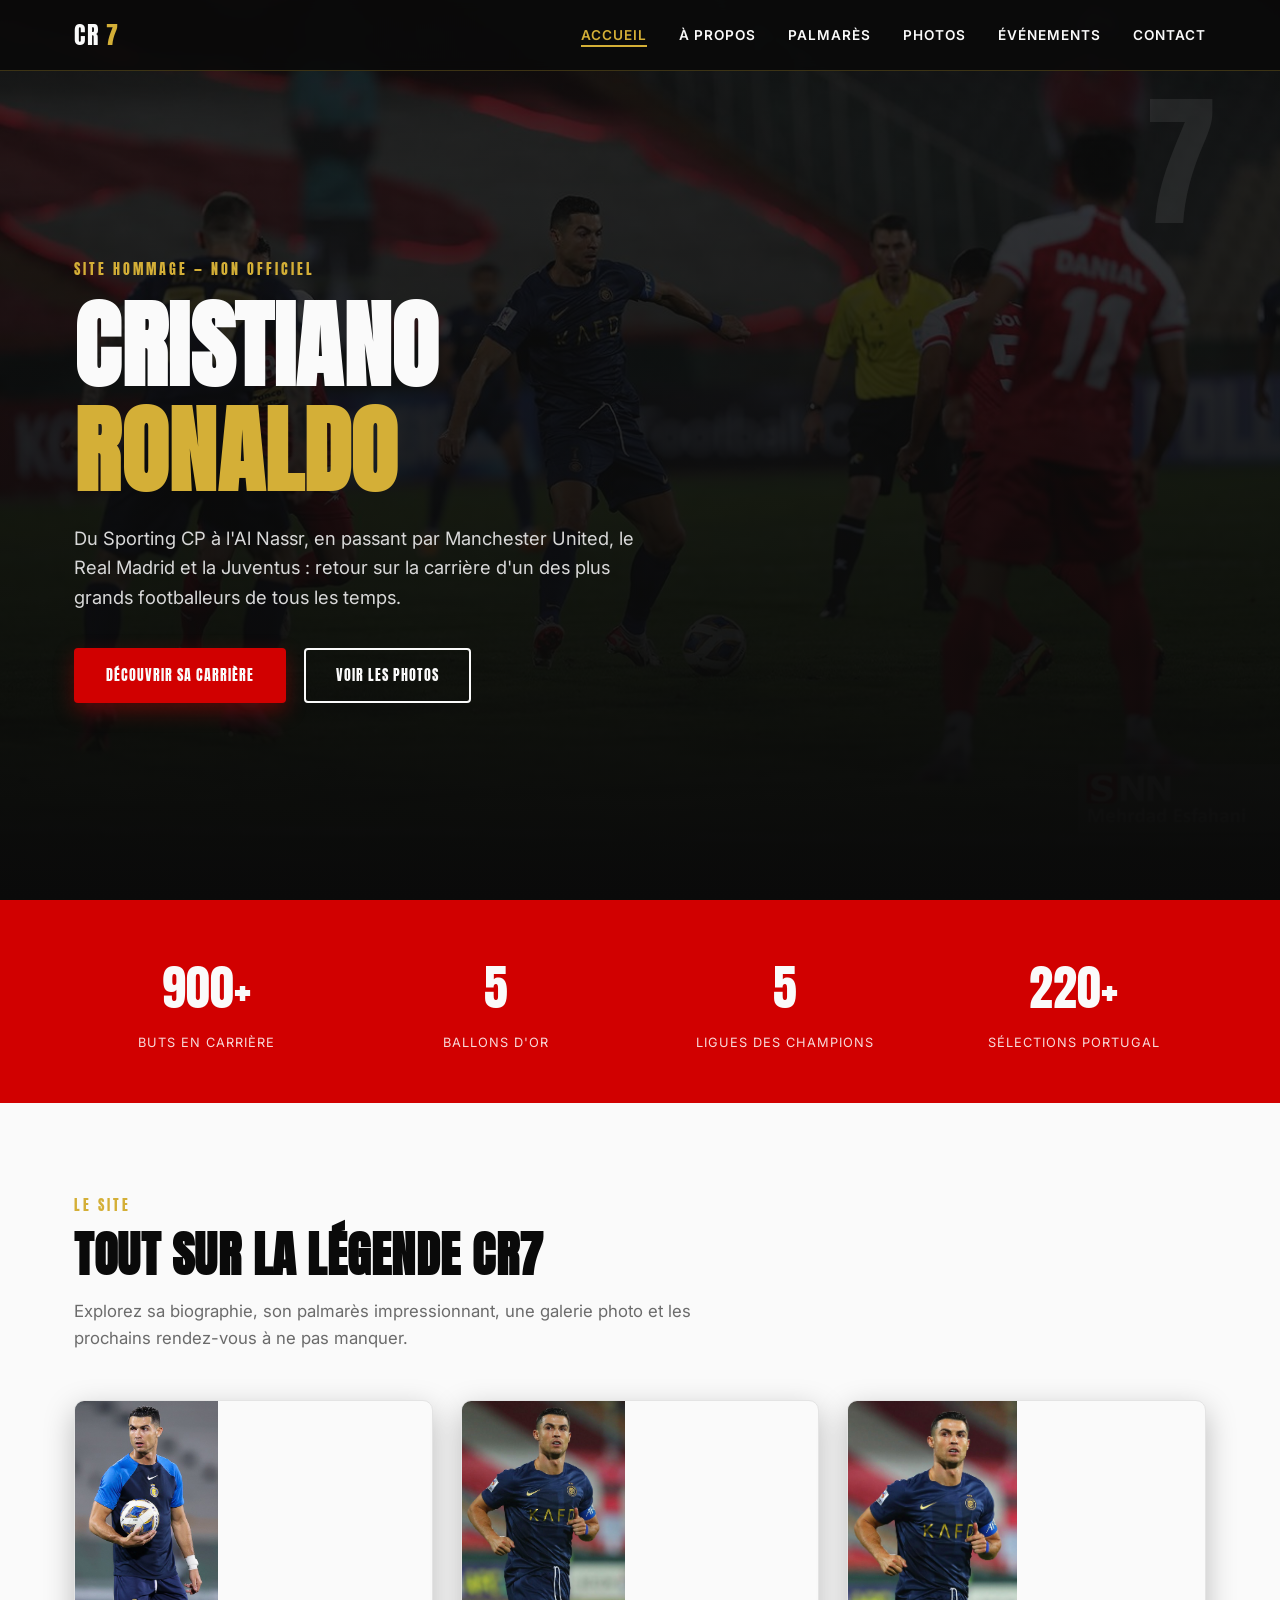
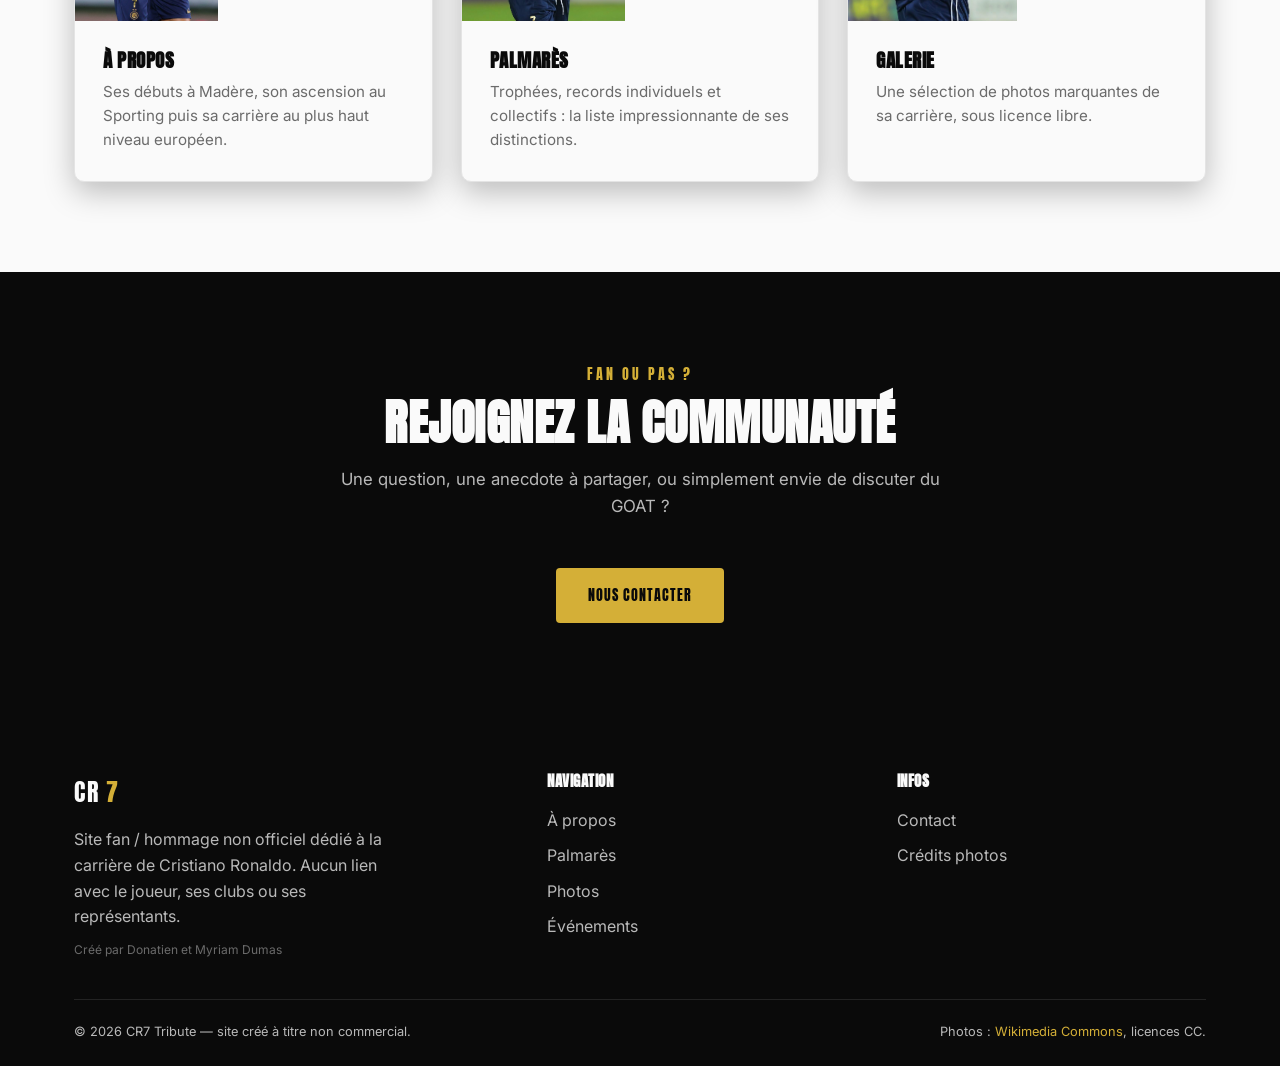
<file: index.html>
<!DOCTYPE html>
<html lang="fr">
<head>
  <meta charset="UTF-8" />
  <meta name="viewport" content="width=device-width, initial-scale=1.0" />
  <title>CR7 Tribute — Hommage à Cristiano Ronaldo</title>
  <meta name="description" content="Site hommage à Cristiano Ronaldo : biographie, palmarès, photos et événements." />
  <link rel="preconnect" href="https://fonts.googleapis.com" />
  <link href="https://fonts.googleapis.com/css2?family=Anton&family=Inter:wght@400;500;600;700&display=swap" rel="stylesheet" />
  <link rel="stylesheet" href="css/style.css" />
</head>
<body>

  <header class="site-header">
    <nav class="nav">
      <a href="index.html" class="logo">CR<span>7</span></a>
      <ul class="nav-links">
        <li><a href="index.html">Accueil</a></li>
        <li><a href="a-propos.html">À propos</a></li>
        <li><a href="services.html">Palmarès</a></li>
        <li><a href="photos.html">Photos</a></li>
        <li><a href="evenements.html">Événements</a></li>
        <li><a href="contact.html">Contact</a></li>
      </ul>
      <button class="nav-toggle" aria-label="Menu">
        <span></span><span></span><span></span>
      </button>
    </nav>
  </header>

  <section class="hero">
    <div class="hero-bg" style="background-image: url('images/cr7-2.jpg');"></div>
    <div class="hero-overlay"></div>
    <div class="hero-number">7</div>
    <div class="hero-content">
      <span class="eyebrow">Site hommage — non officiel</span>
      <h1 class="hero-title">CRISTIANO<br /><span class="accent">RONALDO</span></h1>
      <p class="hero-subtitle">
        Du Sporting CP à l'Al Nassr, en passant par Manchester United, le Real Madrid
        et la Juventus : retour sur la carrière d'un des plus grands footballeurs
        de tous les temps.
      </p>
      <div class="hero-cta">
        <a href="a-propos.html" class="btn btn--primary">Découvrir sa carrière</a>
        <a href="photos.html" class="btn btn--outline">Voir les photos</a>
      </div>
    </div>
  </section>

  <section class="stats">
    <div class="container">
      <div class="stats-grid">
        <div>
          <div class="stat-number">900+</div>
          <div class="stat-label">Buts en carrière</div>
        </div>
        <div>
          <div class="stat-number">5</div>
          <div class="stat-label">Ballons d'Or</div>
        </div>
        <div>
          <div class="stat-number">5</div>
          <div class="stat-label">Ligues des Champions</div>
        </div>
        <div>
          <div class="stat-number">220+</div>
          <div class="stat-label">Sélections Portugal</div>
        </div>
      </div>
    </div>
  </section>

  <section class="section">
    <div class="container">
      <span class="eyebrow">Le site</span>
      <h2 class="section-title">Tout sur la légende CR7</h2>
      <p class="section-lead">
        Explorez sa biographie, son palmarès impressionnant, une galerie photo
        et les prochains rendez-vous à ne pas manquer.
      </p>
      <div class="grid grid--3">
        <a href="a-propos.html" class="card">
          <img src="images/cr7-portrait.jpg" alt="Portrait de Cristiano Ronaldo" style="height:220px;object-fit:cover;" />
          <div class="card-body">
            <h3>À propos</h3>
            <p>Ses débuts à Madère, son ascension au Sporting puis sa carrière au plus haut niveau européen.</p>
          </div>
        </a>
        <a href="services.html" class="card">
          <img src="images/cr7-1.jpg" alt="Cristiano Ronaldo en action" style="height:220px;object-fit:cover;" />
          <div class="card-body">
            <h3>Palmarès</h3>
            <p>Trophées, records individuels et collectifs : la liste impressionnante de ses distinctions.</p>
          </div>
        </a>
        <a href="photos.html" class="card">
          <img src="images/cr7-3.jpg" alt="Cristiano Ronaldo sur le terrain" style="height:220px;object-fit:cover;" />
          <div class="card-body">
            <h3>Galerie</h3>
            <p>Une sélection de photos marquantes de sa carrière, sous licence libre.</p>
          </div>
        </a>
      </div>
    </div>
  </section>

  <section class="section section--dark">
    <div class="container" style="text-align:center;">
      <span class="eyebrow">Fan ou pas ?</span>
      <h2 class="section-title">Rejoignez la communauté</h2>
      <p class="section-lead" style="margin-left:auto;margin-right:auto;">
        Une question, une anecdote à partager, ou simplement envie de discuter du GOAT ?
      </p>
      <a href="contact.html" class="btn btn--gold">Nous contacter</a>
    </div>
  </section>

  <footer class="site-footer">
    <div class="container">
      <div class="footer-grid">
        <div>
          <a href="index.html" class="logo">CR<span>7</span></a>
          <p style="margin-top:16px;max-width:320px;">
            Site fan / hommage non officiel dédié à la carrière de Cristiano Ronaldo.
            Aucun lien avec le joueur, ses clubs ou ses représentants.
          </p>
          <p class="footer-credit">Créé par Donatien et Myriam Dumas</p>
        </div>
        <div>
          <h4>Navigation</h4>
          <ul>
            <li><a href="a-propos.html">À propos</a></li>
            <li><a href="services.html">Palmarès</a></li>
            <li><a href="photos.html">Photos</a></li>
            <li><a href="evenements.html">Événements</a></li>
          </ul>
        </div>
        <div>
          <h4>Infos</h4>
          <ul>
            <li><a href="contact.html">Contact</a></li>
            <li><a href="https://commons.wikimedia.org/" target="_blank" rel="noopener">Crédits photos</a></li>
          </ul>
        </div>
      </div>
      <div class="footer-bottom">
        <span>&copy; 2026 CR7 Tribute — site créé à titre non commercial.</span>
        <span>Photos : <a href="https://commons.wikimedia.org/" target="_blank" rel="noopener">Wikimedia Commons</a>, licences CC.</span>
      </div>
    </div>
  </footer>

  <script src="js/script.js"></script>
</body>
</html>
</file>
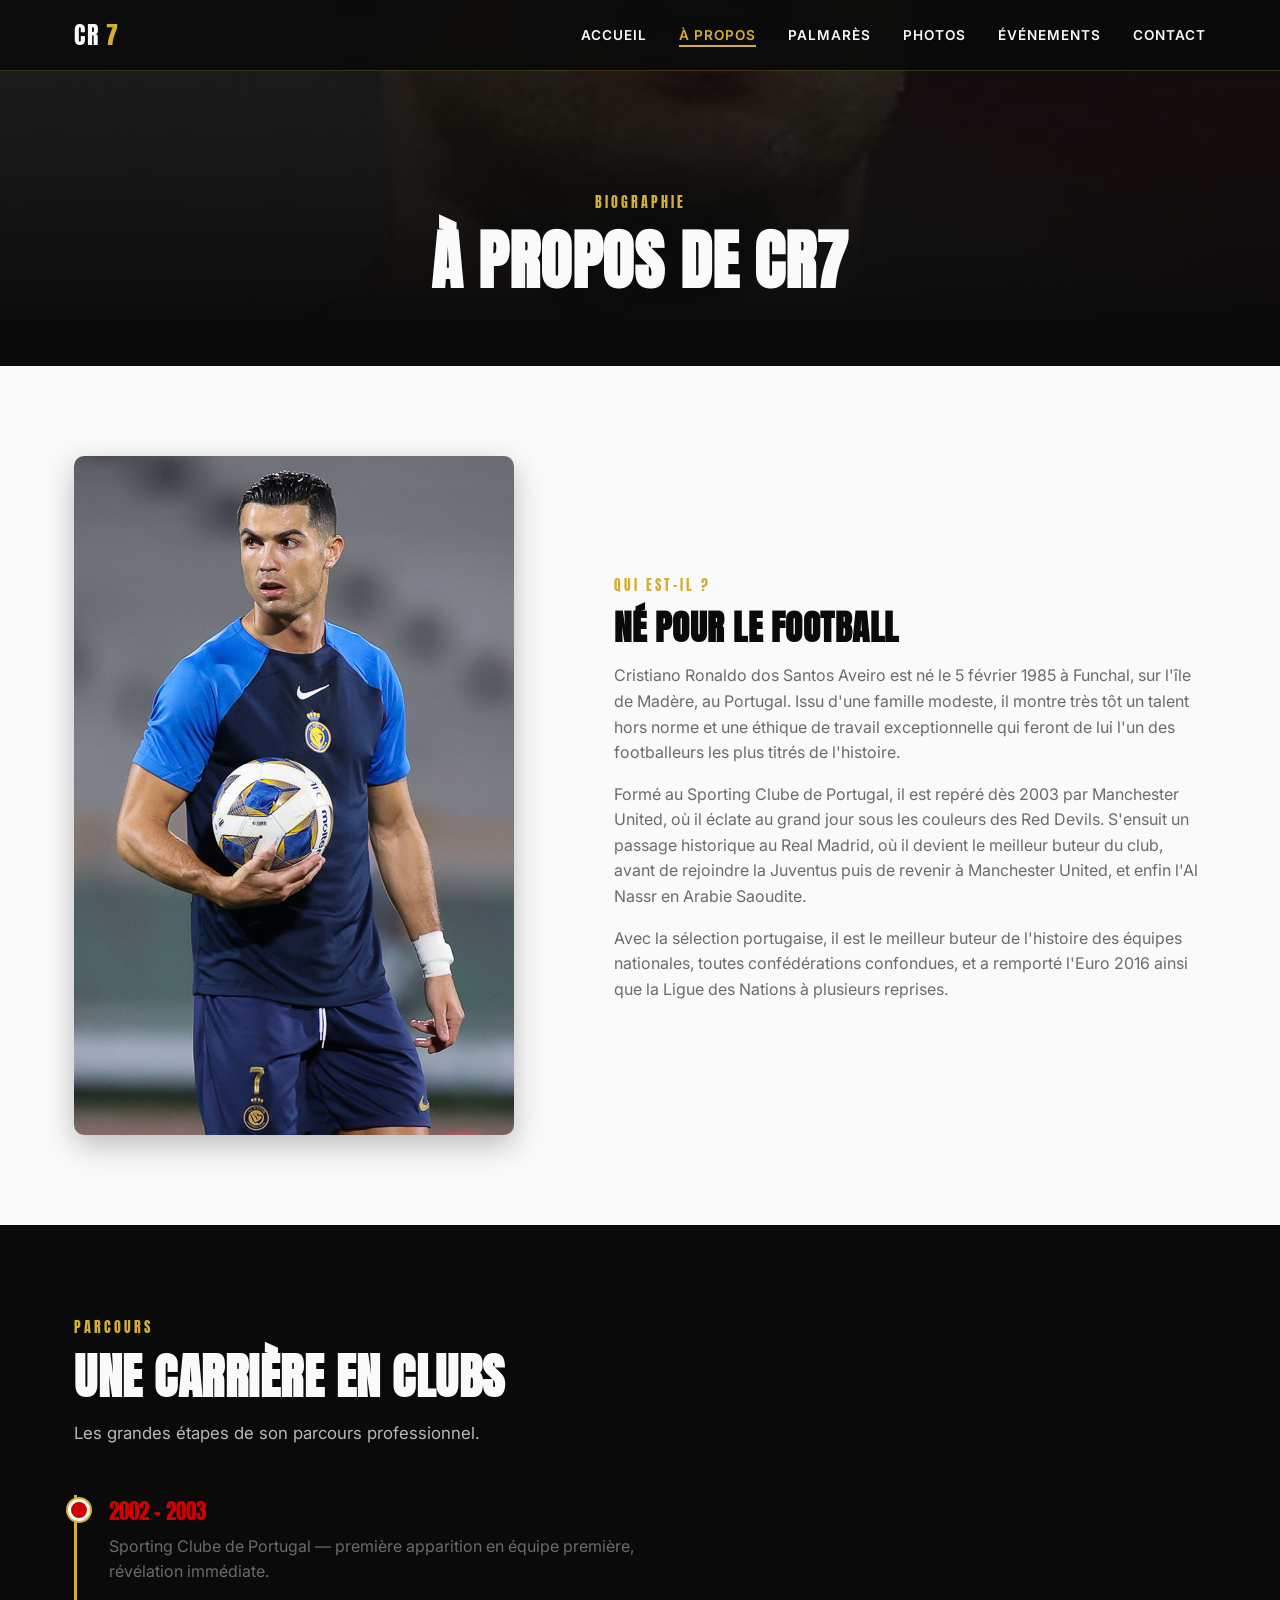
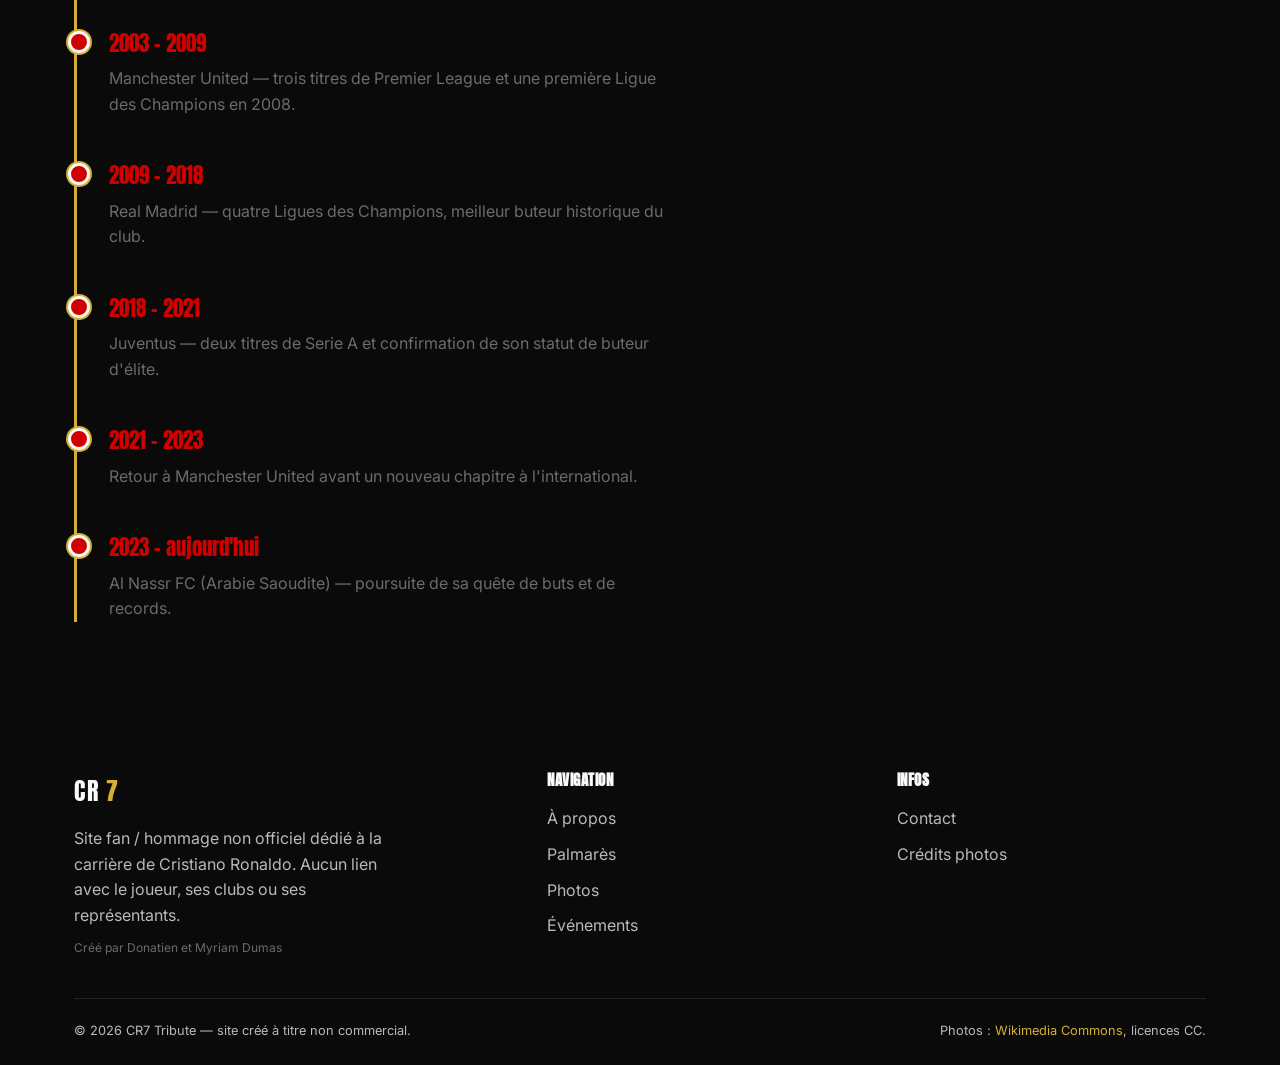
<file: a-propos.html>
<!DOCTYPE html>
<html lang="fr">
<head>
  <meta charset="UTF-8" />
  <meta name="viewport" content="width=device-width, initial-scale=1.0" />
  <title>À propos — CR7 Tribute</title>
  <meta name="description" content="Biographie et parcours de Cristiano Ronaldo." />
  <link rel="preconnect" href="https://fonts.googleapis.com" />
  <link href="https://fonts.googleapis.com/css2?family=Anton&family=Inter:wght@400;500;600;700&display=swap" rel="stylesheet" />
  <link rel="stylesheet" href="css/style.css" />
</head>
<body>

  <header class="site-header">
    <nav class="nav">
      <a href="index.html" class="logo">CR<span>7</span></a>
      <ul class="nav-links">
        <li><a href="index.html">Accueil</a></li>
        <li><a href="a-propos.html">À propos</a></li>
        <li><a href="services.html">Palmarès</a></li>
        <li><a href="photos.html">Photos</a></li>
        <li><a href="evenements.html">Événements</a></li>
        <li><a href="contact.html">Contact</a></li>
      </ul>
      <button class="nav-toggle" aria-label="Menu">
        <span></span><span></span><span></span>
      </button>
    </nav>
  </header>

  <section class="page-hero">
    <div class="page-hero-bg" style="background-image: url('images/cr7-portrait2.jpg');"></div>
    <div class="page-hero-overlay"></div>
    <div class="container">
      <span class="eyebrow">Biographie</span>
      <h1>À propos de CR7</h1>
    </div>
  </section>

  <section class="section">
    <div class="container">
      <div class="about-intro">
        <img src="images/cr7-portrait.jpg" alt="Portrait de Cristiano Ronaldo" />
        <div>
          <span class="eyebrow">Qui est-il ?</span>
          <h2 class="section-title" style="font-size:2.2rem;">Né pour le football</h2>
          <p>
            Cristiano Ronaldo dos Santos Aveiro est né le 5 février 1985 à Funchal, sur l'île
            de Madère, au Portugal. Issu d'une famille modeste, il montre très tôt un talent
            hors norme et une éthique de travail exceptionnelle qui feront de lui l'un des
            footballeurs les plus titrés de l'histoire.
          </p>
          <p>
            Formé au Sporting Clube de Portugal, il est repéré dès 2003 par Manchester United,
            où il éclate au grand jour sous les couleurs des Red Devils. S'ensuit un passage
            historique au Real Madrid, où il devient le meilleur buteur du club, avant de
            rejoindre la Juventus puis de revenir à Manchester United, et enfin l'Al Nassr en
            Arabie Saoudite.
          </p>
          <p>
            Avec la sélection portugaise, il est le meilleur buteur de l'histoire des équipes
            nationales, toutes confédérations confondues, et a remporté l'Euro 2016 ainsi
            que la Ligue des Nations à plusieurs reprises.
          </p>
        </div>
      </div>
    </div>
  </section>

  <section class="section section--dark">
    <div class="container">
      <span class="eyebrow">Parcours</span>
      <h2 class="section-title">Une carrière en clubs</h2>
      <p class="section-lead">Les grandes étapes de son parcours professionnel.</p>

      <div class="timeline">
        <div class="timeline-item">
          <div class="timeline-year">2002 – 2003</div>
          <p>Sporting Clube de Portugal — première apparition en équipe première, révélation immédiate.</p>
        </div>
        <div class="timeline-item">
          <div class="timeline-year">2003 – 2009</div>
          <p>Manchester United — trois titres de Premier League et une première Ligue des Champions en 2008.</p>
        </div>
        <div class="timeline-item">
          <div class="timeline-year">2009 – 2018</div>
          <p>Real Madrid — quatre Ligues des Champions, meilleur buteur historique du club.</p>
        </div>
        <div class="timeline-item">
          <div class="timeline-year">2018 – 2021</div>
          <p>Juventus — deux titres de Serie A et confirmation de son statut de buteur d'élite.</p>
        </div>
        <div class="timeline-item">
          <div class="timeline-year">2021 – 2023</div>
          <p>Retour à Manchester United avant un nouveau chapitre à l'international.</p>
        </div>
        <div class="timeline-item">
          <div class="timeline-year">2023 – aujourd'hui</div>
          <p>Al Nassr FC (Arabie Saoudite) — poursuite de sa quête de buts et de records.</p>
        </div>
      </div>
    </div>
  </section>

  <footer class="site-footer">
    <div class="container">
      <div class="footer-grid">
        <div>
          <a href="index.html" class="logo">CR<span>7</span></a>
          <p style="margin-top:16px;max-width:320px;">
            Site fan / hommage non officiel dédié à la carrière de Cristiano Ronaldo.
            Aucun lien avec le joueur, ses clubs ou ses représentants.
          </p>
          <p class="footer-credit">Créé par Donatien et Myriam Dumas</p>
        </div>
        <div>
          <h4>Navigation</h4>
          <ul>
            <li><a href="a-propos.html">À propos</a></li>
            <li><a href="services.html">Palmarès</a></li>
            <li><a href="photos.html">Photos</a></li>
            <li><a href="evenements.html">Événements</a></li>
          </ul>
        </div>
        <div>
          <h4>Infos</h4>
          <ul>
            <li><a href="contact.html">Contact</a></li>
            <li><a href="https://commons.wikimedia.org/" target="_blank" rel="noopener">Crédits photos</a></li>
          </ul>
        </div>
      </div>
      <div class="footer-bottom">
        <span>&copy; 2026 CR7 Tribute — site créé à titre non commercial.</span>
        <span>Photos : <a href="https://commons.wikimedia.org/" target="_blank" rel="noopener">Wikimedia Commons</a>, licences CC.</span>
      </div>
    </div>
  </footer>

  <script src="js/script.js"></script>
</body>
</html>
</file>
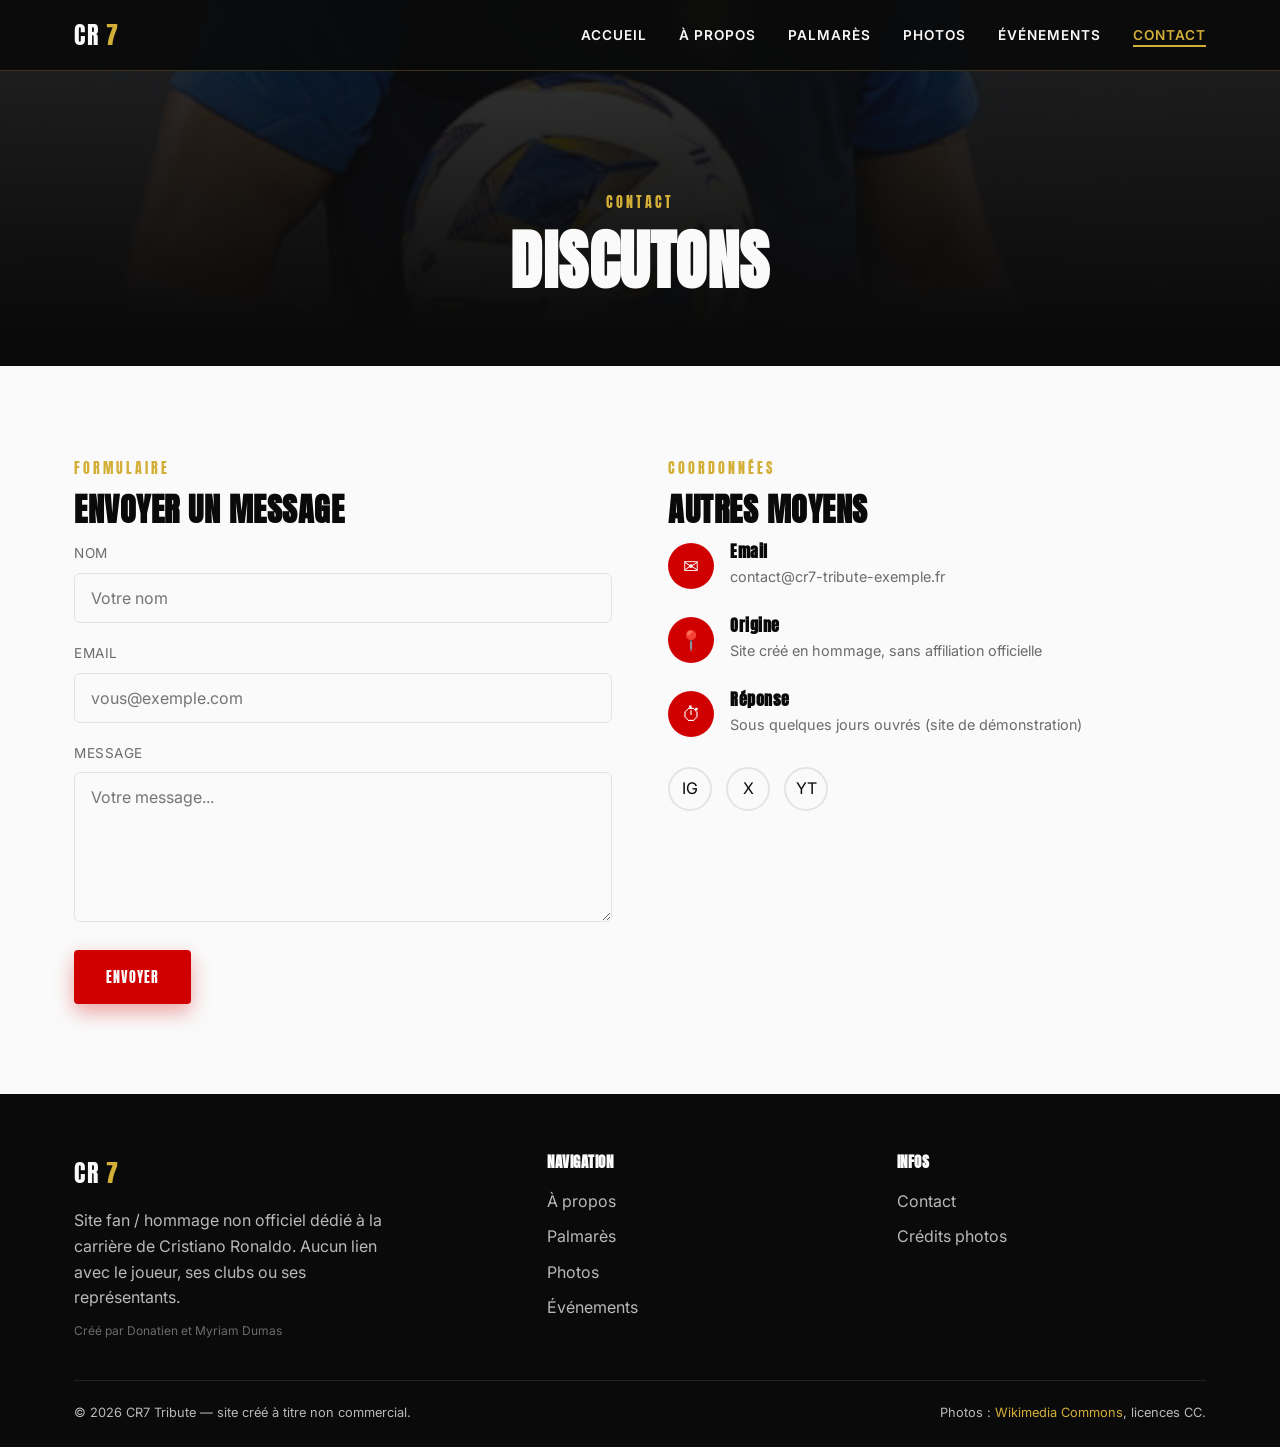
<file: contact.html>
<!DOCTYPE html>
<html lang="fr">
<head>
  <meta charset="UTF-8" />
  <meta name="viewport" content="width=device-width, initial-scale=1.0" />
  <title>Contact — CR7 Tribute</title>
  <meta name="description" content="Contactez l'équipe du site hommage à Cristiano Ronaldo." />
  <link rel="preconnect" href="https://fonts.googleapis.com" />
  <link href="https://fonts.googleapis.com/css2?family=Anton&family=Inter:wght@400;500;600;700&display=swap" rel="stylesheet" />
  <link rel="stylesheet" href="css/style.css" />
</head>
<body>

  <header class="site-header">
    <nav class="nav">
      <a href="index.html" class="logo">CR<span>7</span></a>
      <ul class="nav-links">
        <li><a href="index.html">Accueil</a></li>
        <li><a href="a-propos.html">À propos</a></li>
        <li><a href="services.html">Palmarès</a></li>
        <li><a href="photos.html">Photos</a></li>
        <li><a href="evenements.html">Événements</a></li>
        <li><a href="contact.html">Contact</a></li>
      </ul>
      <button class="nav-toggle" aria-label="Menu">
        <span></span><span></span><span></span>
      </button>
    </nav>
  </header>

  <section class="page-hero">
    <div class="page-hero-bg" style="background-image: url('images/cr7-portrait.jpg');"></div>
    <div class="page-hero-overlay"></div>
    <div class="container">
      <span class="eyebrow">Contact</span>
      <h1>Discutons</h1>
    </div>
  </section>

  <section class="section">
    <div class="container">
      <div class="contact-layout">
        <div>
          <span class="eyebrow">Formulaire</span>
          <h2 class="section-title" style="font-size:2rem;">Envoyer un message</h2>
          <form id="contact-form">
            <div class="form-group">
              <label for="name">Nom</label>
              <input type="text" id="name" name="name" placeholder="Votre nom" required />
            </div>
            <div class="form-group">
              <label for="email">Email</label>
              <input type="email" id="email" name="email" placeholder="vous@exemple.com" required />
            </div>
            <div class="form-group">
              <label for="message">Message</label>
              <textarea id="message" name="message" rows="6" placeholder="Votre message..." required></textarea>
            </div>
            <button type="submit" class="btn btn--primary">Envoyer</button>
            <p id="form-note" class="form-note"></p>
          </form>
        </div>

        <div>
          <span class="eyebrow">Coordonnées</span>
          <h2 class="section-title" style="font-size:2rem;">Autres moyens</h2>

          <div class="contact-info-item">
            <div class="contact-info-icon">✉</div>
            <div>
              <h4>Email</h4>
              <p>contact@cr7-tribute-exemple.fr</p>
            </div>
          </div>
          <div class="contact-info-item">
            <div class="contact-info-icon">📍</div>
            <div>
              <h4>Origine</h4>
              <p>Site créé en hommage, sans affiliation officielle</p>
            </div>
          </div>
          <div class="contact-info-item">
            <div class="contact-info-icon">⏱</div>
            <div>
              <h4>Réponse</h4>
              <p>Sous quelques jours ouvrés (site de démonstration)</p>
            </div>
          </div>

          <div class="social-row">
            <a href="#" aria-label="Instagram">IG</a>
            <a href="#" aria-label="X / Twitter">X</a>
            <a href="#" aria-label="YouTube">YT</a>
          </div>
        </div>
      </div>
    </div>
  </section>

  <footer class="site-footer">
    <div class="container">
      <div class="footer-grid">
        <div>
          <a href="index.html" class="logo">CR<span>7</span></a>
          <p style="margin-top:16px;max-width:320px;">
            Site fan / hommage non officiel dédié à la carrière de Cristiano Ronaldo.
            Aucun lien avec le joueur, ses clubs ou ses représentants.
          </p>
          <p class="footer-credit">Créé par Donatien et Myriam Dumas</p>
        </div>
        <div>
          <h4>Navigation</h4>
          <ul>
            <li><a href="a-propos.html">À propos</a></li>
            <li><a href="services.html">Palmarès</a></li>
            <li><a href="photos.html">Photos</a></li>
            <li><a href="evenements.html">Événements</a></li>
          </ul>
        </div>
        <div>
          <h4>Infos</h4>
          <ul>
            <li><a href="contact.html">Contact</a></li>
            <li><a href="https://commons.wikimedia.org/" target="_blank" rel="noopener">Crédits photos</a></li>
          </ul>
        </div>
      </div>
      <div class="footer-bottom">
        <span>&copy; 2026 CR7 Tribute — site créé à titre non commercial.</span>
        <span>Photos : <a href="https://commons.wikimedia.org/" target="_blank" rel="noopener">Wikimedia Commons</a>, licences CC.</span>
      </div>
    </div>
  </footer>

  <script src="js/script.js"></script>
</body>
</html>
</file>
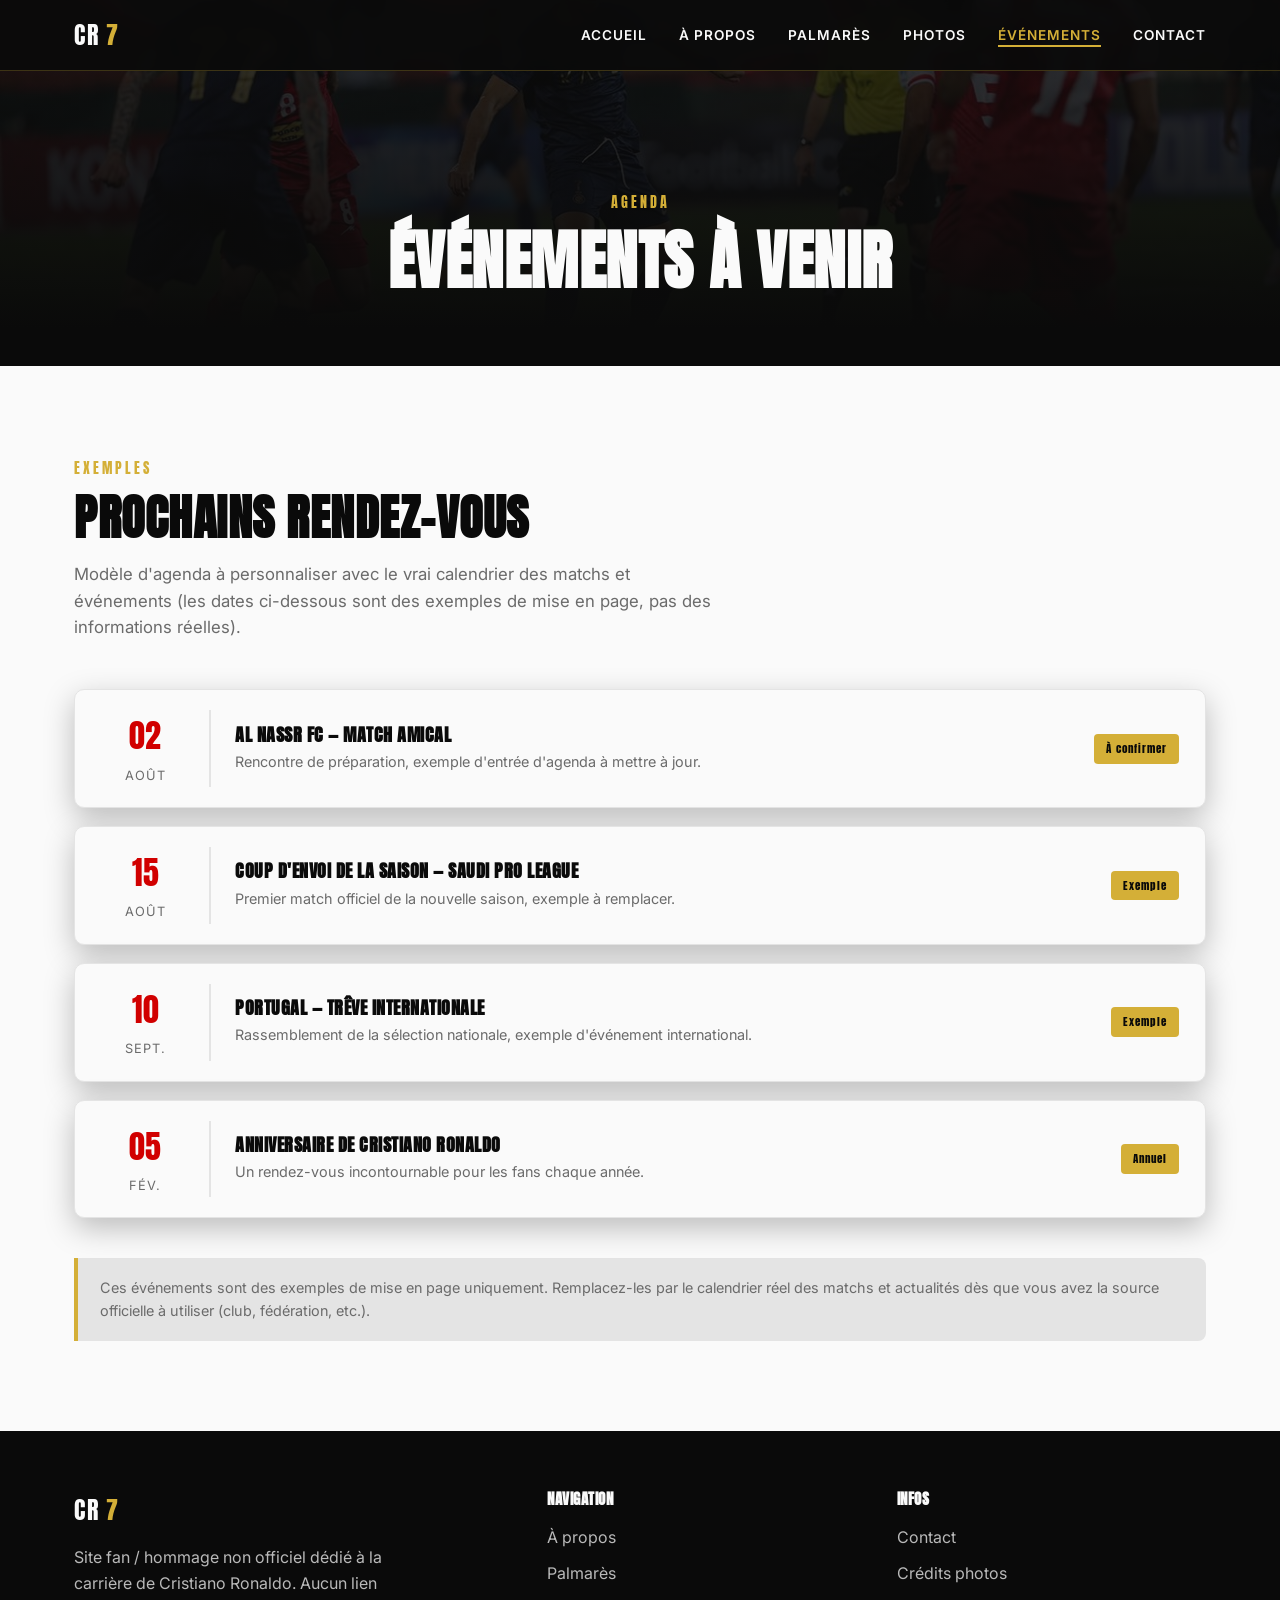
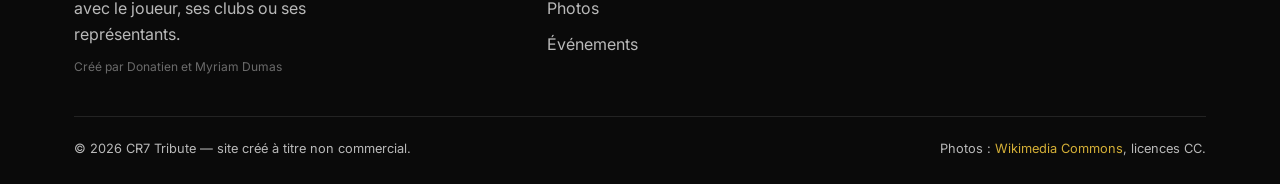
<file: evenements.html>
<!DOCTYPE html>
<html lang="fr">
<head>
  <meta charset="UTF-8" />
  <meta name="viewport" content="width=device-width, initial-scale=1.0" />
  <title>Événements — CR7 Tribute</title>
  <meta name="description" content="Événements et matchs à venir liés à Cristiano Ronaldo." />
  <link rel="preconnect" href="https://fonts.googleapis.com" />
  <link href="https://fonts.googleapis.com/css2?family=Anton&family=Inter:wght@400;500;600;700&display=swap" rel="stylesheet" />
  <link rel="stylesheet" href="css/style.css" />
</head>
<body>

  <header class="site-header">
    <nav class="nav">
      <a href="index.html" class="logo">CR<span>7</span></a>
      <ul class="nav-links">
        <li><a href="index.html">Accueil</a></li>
        <li><a href="a-propos.html">À propos</a></li>
        <li><a href="services.html">Palmarès</a></li>
        <li><a href="photos.html">Photos</a></li>
        <li><a href="evenements.html">Événements</a></li>
        <li><a href="contact.html">Contact</a></li>
      </ul>
      <button class="nav-toggle" aria-label="Menu">
        <span></span><span></span><span></span>
      </button>
    </nav>
  </header>

  <section class="page-hero">
    <div class="page-hero-bg" style="background-image: url('images/cr7-2.jpg');"></div>
    <div class="page-hero-overlay"></div>
    <div class="container">
      <span class="eyebrow">Agenda</span>
      <h1>Événements à venir</h1>
    </div>
  </section>

  <section class="section">
    <div class="container">
      <span class="eyebrow">Exemples</span>
      <h2 class="section-title">Prochains rendez-vous</h2>
      <p class="section-lead">
        Modèle d'agenda à personnaliser avec le vrai calendrier des matchs et événements
        (les dates ci-dessous sont des exemples de mise en page, pas des informations réelles).
      </p>

      <div class="event-list">
        <div class="event-row">
          <div class="event-date">
            <span class="day">02</span>
            <span class="month">Août</span>
          </div>
          <div class="event-info">
            <h3>Al Nassr FC — match amical</h3>
            <p>Rencontre de préparation, exemple d'entrée d'agenda à mettre à jour.</p>
          </div>
          <span class="event-badge">À confirmer</span>
        </div>

        <div class="event-row">
          <div class="event-date">
            <span class="day">15</span>
            <span class="month">Août</span>
          </div>
          <div class="event-info">
            <h3>Coup d'envoi de la saison — Saudi Pro League</h3>
            <p>Premier match officiel de la nouvelle saison, exemple à remplacer.</p>
          </div>
          <span class="event-badge">Exemple</span>
        </div>

        <div class="event-row">
          <div class="event-date">
            <span class="day">10</span>
            <span class="month">Sept.</span>
          </div>
          <div class="event-info">
            <h3>Portugal — trêve internationale</h3>
            <p>Rassemblement de la sélection nationale, exemple d'événement international.</p>
          </div>
          <span class="event-badge">Exemple</span>
        </div>

        <div class="event-row">
          <div class="event-date">
            <span class="day">05</span>
            <span class="month">Fév.</span>
          </div>
          <div class="event-info">
            <h3>Anniversaire de Cristiano Ronaldo</h3>
            <p>Un rendez-vous incontournable pour les fans chaque année.</p>
          </div>
          <span class="event-badge">Annuel</span>
        </div>
      </div>

      <div class="notice">
        Ces événements sont des exemples de mise en page uniquement. Remplacez-les
        par le calendrier réel des matchs et actualités dès que vous avez la source
        officielle à utiliser (club, fédération, etc.).
      </div>
    </div>
  </section>

  <footer class="site-footer">
    <div class="container">
      <div class="footer-grid">
        <div>
          <a href="index.html" class="logo">CR<span>7</span></a>
          <p style="margin-top:16px;max-width:320px;">
            Site fan / hommage non officiel dédié à la carrière de Cristiano Ronaldo.
            Aucun lien avec le joueur, ses clubs ou ses représentants.
          </p>
          <p class="footer-credit">Créé par Donatien et Myriam Dumas</p>
        </div>
        <div>
          <h4>Navigation</h4>
          <ul>
            <li><a href="a-propos.html">À propos</a></li>
            <li><a href="services.html">Palmarès</a></li>
            <li><a href="photos.html">Photos</a></li>
            <li><a href="evenements.html">Événements</a></li>
          </ul>
        </div>
        <div>
          <h4>Infos</h4>
          <ul>
            <li><a href="contact.html">Contact</a></li>
            <li><a href="https://commons.wikimedia.org/" target="_blank" rel="noopener">Crédits photos</a></li>
          </ul>
        </div>
      </div>
      <div class="footer-bottom">
        <span>&copy; 2026 CR7 Tribute — site créé à titre non commercial.</span>
        <span>Photos : <a href="https://commons.wikimedia.org/" target="_blank" rel="noopener">Wikimedia Commons</a>, licences CC.</span>
      </div>
    </div>
  </footer>

  <script src="js/script.js"></script>
</body>
</html>
</file>
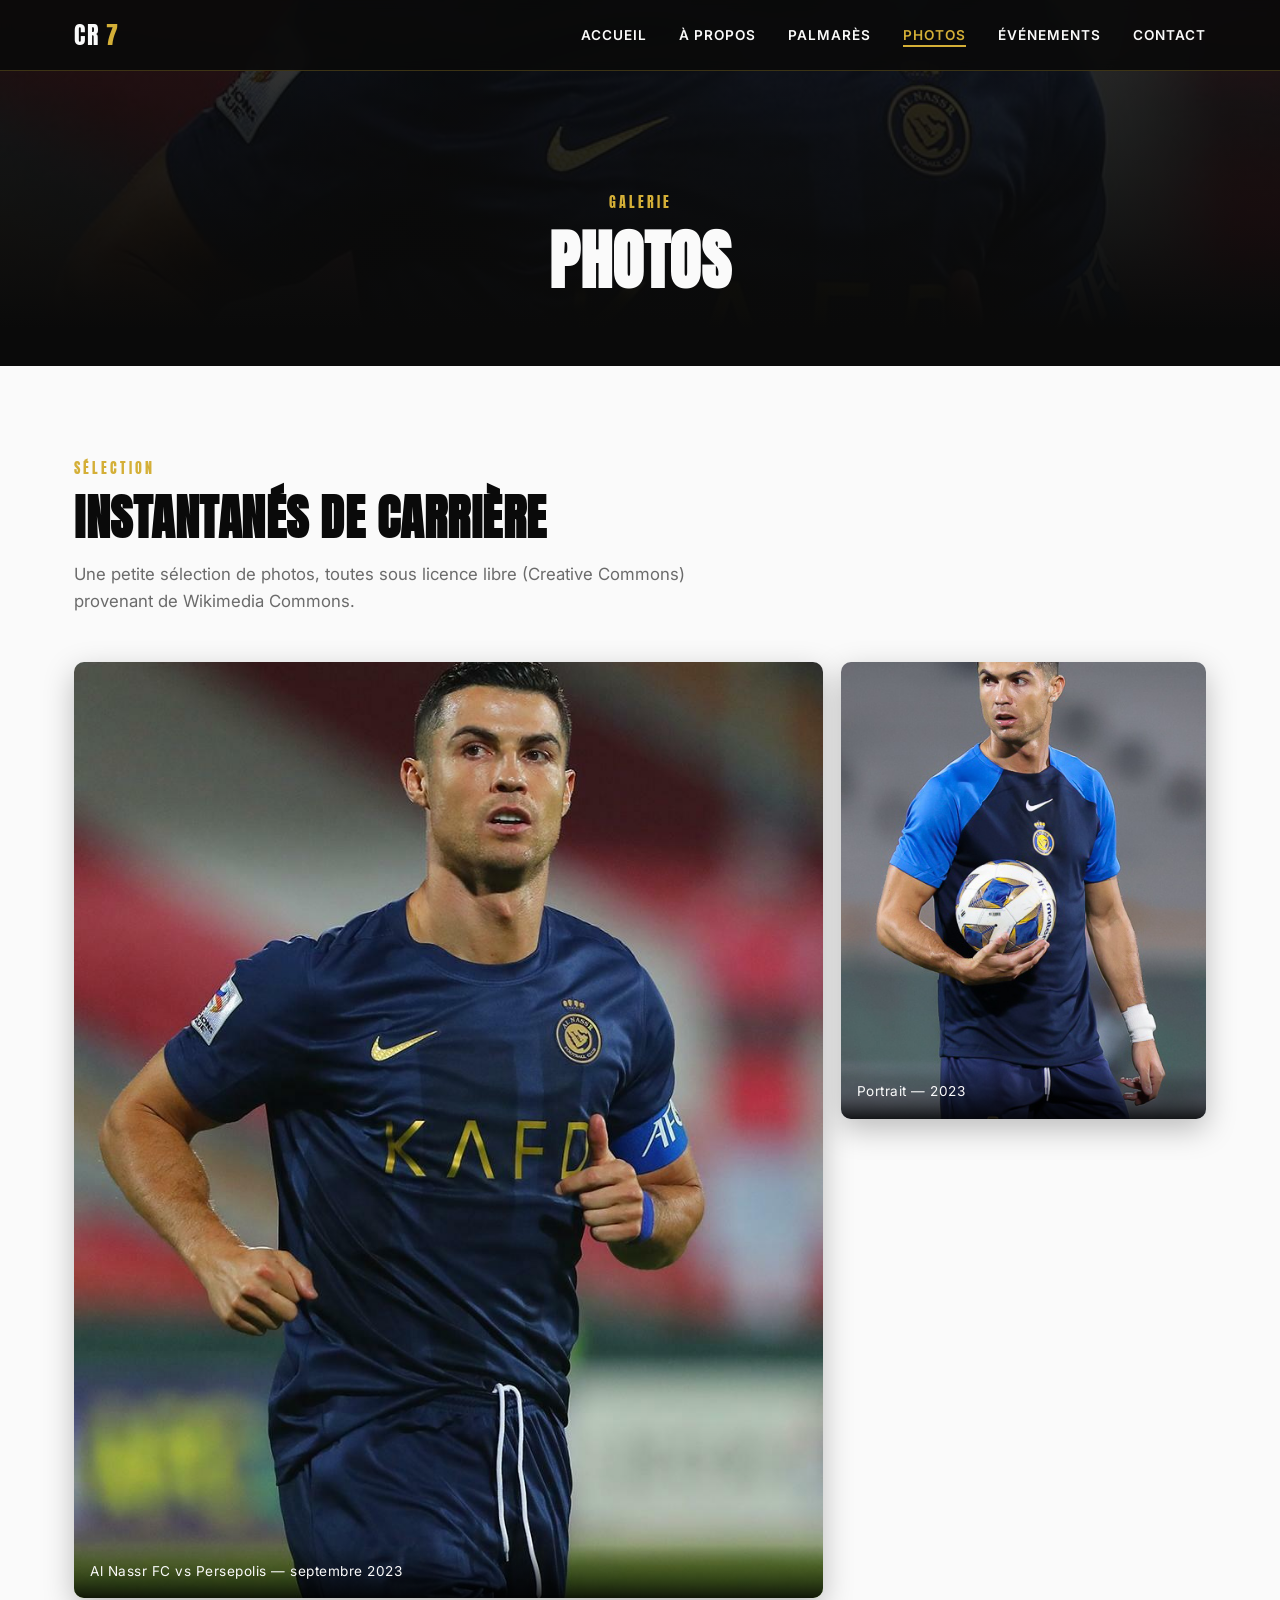
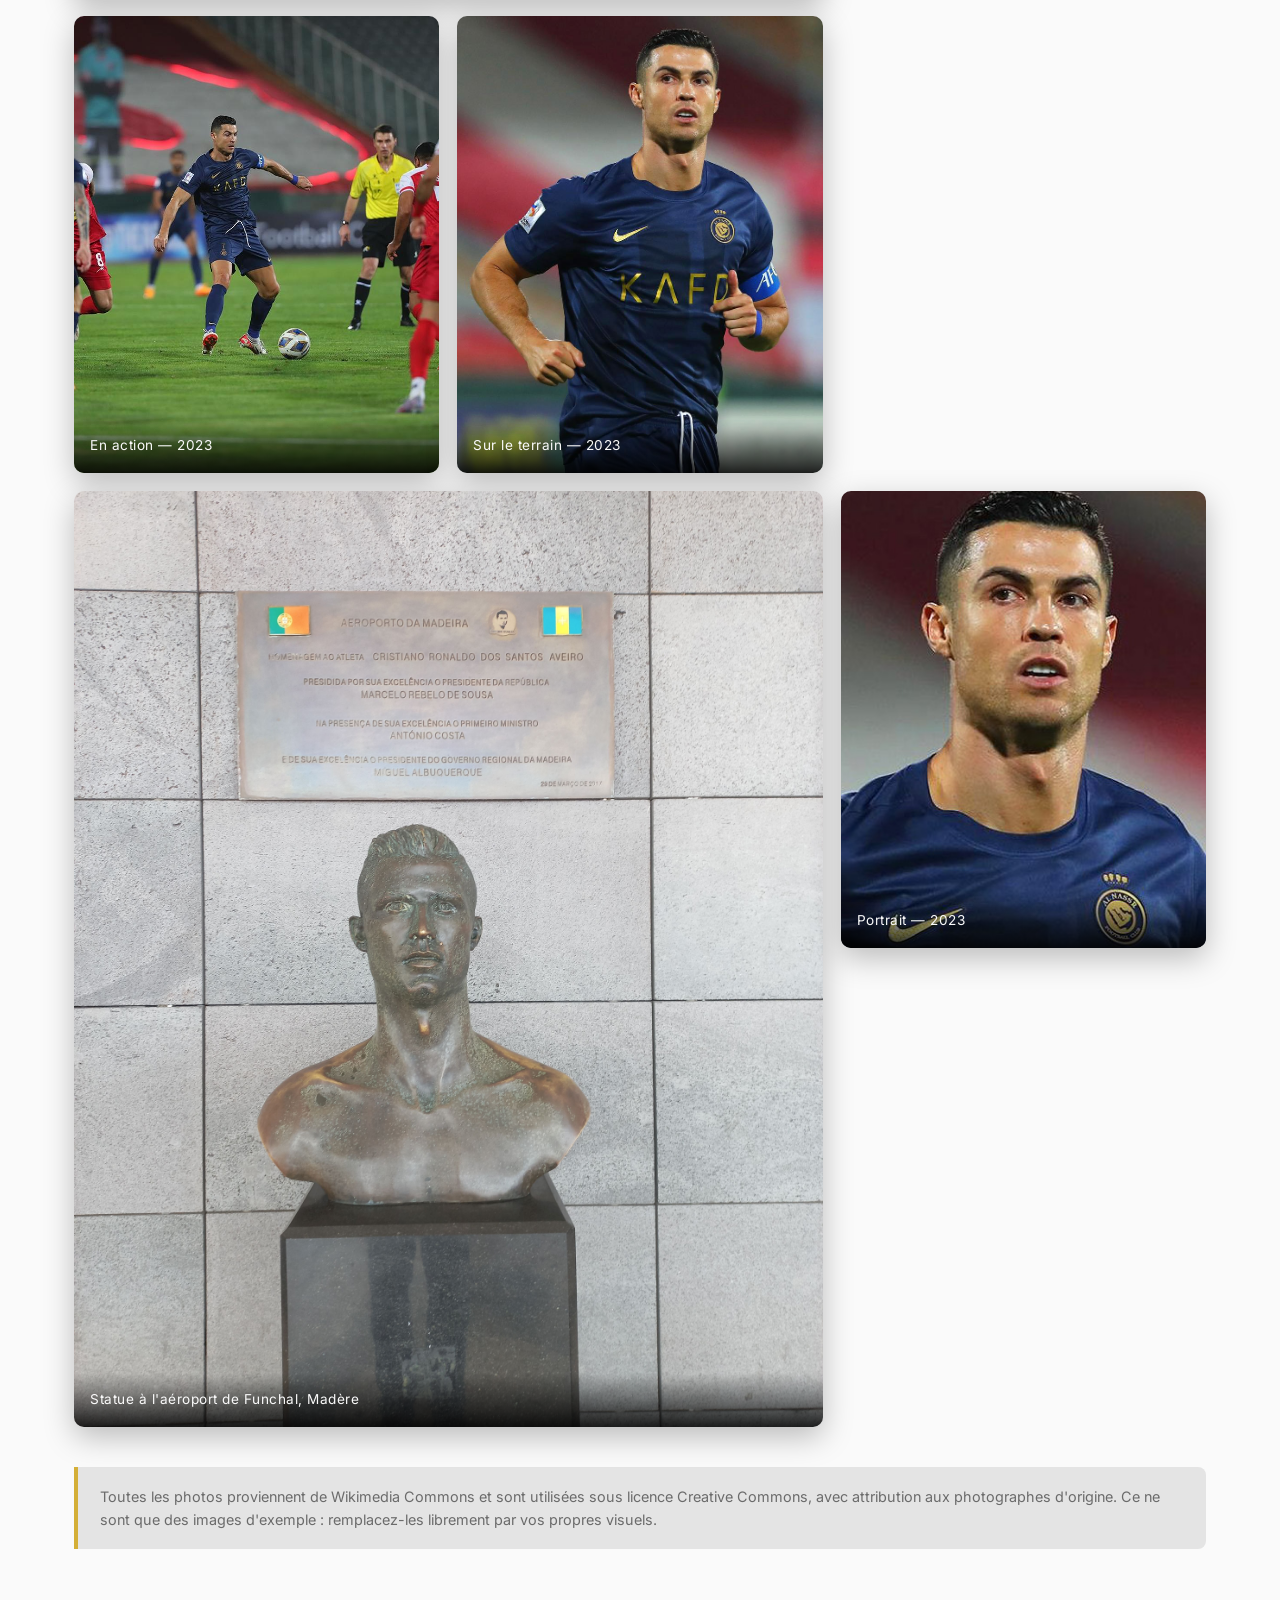
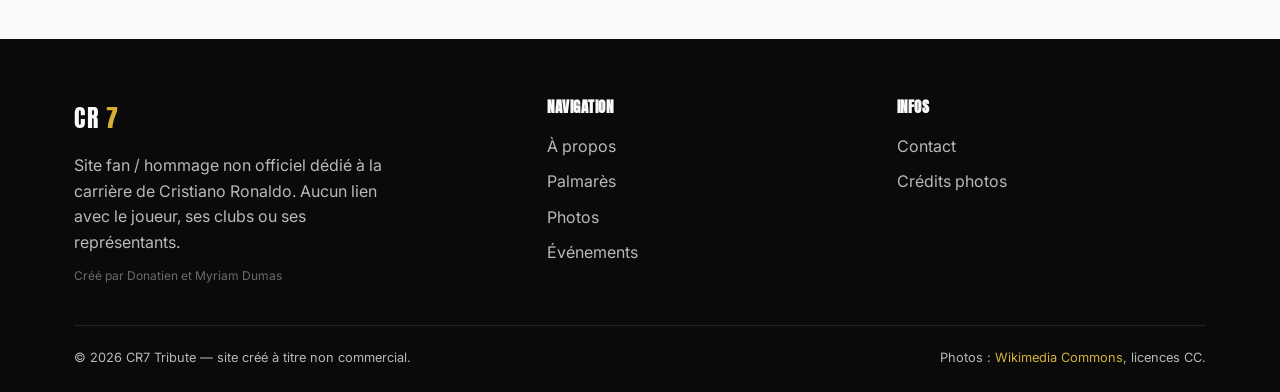
<file: photos.html>
<!DOCTYPE html>
<html lang="fr">
<head>
  <meta charset="UTF-8" />
  <meta name="viewport" content="width=device-width, initial-scale=1.0" />
  <title>Photos — CR7 Tribute</title>
  <meta name="description" content="Galerie photo de Cristiano Ronaldo." />
  <link rel="preconnect" href="https://fonts.googleapis.com" />
  <link href="https://fonts.googleapis.com/css2?family=Anton&family=Inter:wght@400;500;600;700&display=swap" rel="stylesheet" />
  <link rel="stylesheet" href="css/style.css" />
</head>
<body>

  <header class="site-header">
    <nav class="nav">
      <a href="index.html" class="logo">CR<span>7</span></a>
      <ul class="nav-links">
        <li><a href="index.html">Accueil</a></li>
        <li><a href="a-propos.html">À propos</a></li>
        <li><a href="services.html">Palmarès</a></li>
        <li><a href="photos.html">Photos</a></li>
        <li><a href="evenements.html">Événements</a></li>
        <li><a href="contact.html">Contact</a></li>
      </ul>
      <button class="nav-toggle" aria-label="Menu">
        <span></span><span></span><span></span>
      </button>
    </nav>
  </header>

  <section class="page-hero">
    <div class="page-hero-bg" style="background-image: url('images/cr7-3.jpg');"></div>
    <div class="page-hero-overlay"></div>
    <div class="container">
      <span class="eyebrow">Galerie</span>
      <h1>Photos</h1>
    </div>
  </section>

  <section class="section">
    <div class="container">
      <span class="eyebrow">Sélection</span>
      <h2 class="section-title">Instantanés de carrière</h2>
      <p class="section-lead">
        Une petite sélection de photos, toutes sous licence libre (Creative Commons)
        provenant de Wikimedia Commons.
      </p>

      <div class="gallery">
        <div class="gallery-item gallery-item--wide">
          <img src="images/cr7-1.jpg" alt="Cristiano Ronaldo lors d'un match avec Al Nassr FC, 2023" />
          <div class="gallery-caption">Al Nassr FC vs Persepolis — septembre 2023</div>
        </div>
        <div class="gallery-item">
          <img src="images/cr7-portrait.jpg" alt="Portrait de Cristiano Ronaldo, 2023" />
          <div class="gallery-caption">Portrait — 2023</div>
        </div>
        <div class="gallery-item">
          <img src="images/cr7-2.jpg" alt="Cristiano Ronaldo en action, 2023" />
          <div class="gallery-caption">En action — 2023</div>
        </div>
        <div class="gallery-item">
          <img src="images/cr7-3.jpg" alt="Cristiano Ronaldo sur le terrain, 2023" />
          <div class="gallery-caption">Sur le terrain — 2023</div>
        </div>
        <div class="gallery-item gallery-item--wide">
          <img src="images/cr7-statue.jpg" alt="Statue de Cristiano Ronaldo à l'aéroport de Funchal, Madère" />
          <div class="gallery-caption">Statue à l'aéroport de Funchal, Madère</div>
        </div>
        <div class="gallery-item">
          <img src="images/cr7-portrait2.jpg" alt="Portrait de Cristiano Ronaldo, 2023" />
          <div class="gallery-caption">Portrait — 2023</div>
        </div>
      </div>

      <div class="notice">
        Toutes les photos proviennent de <a href="https://commons.wikimedia.org/" target="_blank" rel="noopener">Wikimedia Commons</a>
        et sont utilisées sous licence Creative Commons, avec attribution aux photographes d'origine.
        Ce ne sont que des images d'exemple : remplacez-les librement par vos propres visuels.
      </div>
    </div>
  </section>

  <footer class="site-footer">
    <div class="container">
      <div class="footer-grid">
        <div>
          <a href="index.html" class="logo">CR<span>7</span></a>
          <p style="margin-top:16px;max-width:320px;">
            Site fan / hommage non officiel dédié à la carrière de Cristiano Ronaldo.
            Aucun lien avec le joueur, ses clubs ou ses représentants.
          </p>
          <p class="footer-credit">Créé par Donatien et Myriam Dumas</p>
        </div>
        <div>
          <h4>Navigation</h4>
          <ul>
            <li><a href="a-propos.html">À propos</a></li>
            <li><a href="services.html">Palmarès</a></li>
            <li><a href="photos.html">Photos</a></li>
            <li><a href="evenements.html">Événements</a></li>
          </ul>
        </div>
        <div>
          <h4>Infos</h4>
          <ul>
            <li><a href="contact.html">Contact</a></li>
            <li><a href="https://commons.wikimedia.org/" target="_blank" rel="noopener">Crédits photos</a></li>
          </ul>
        </div>
      </div>
      <div class="footer-bottom">
        <span>&copy; 2026 CR7 Tribute — site créé à titre non commercial.</span>
        <span>Photos : <a href="https://commons.wikimedia.org/" target="_blank" rel="noopener">Wikimedia Commons</a>, licences CC.</span>
      </div>
    </div>
  </footer>

  <script src="js/script.js"></script>
</body>
</html>
</file>
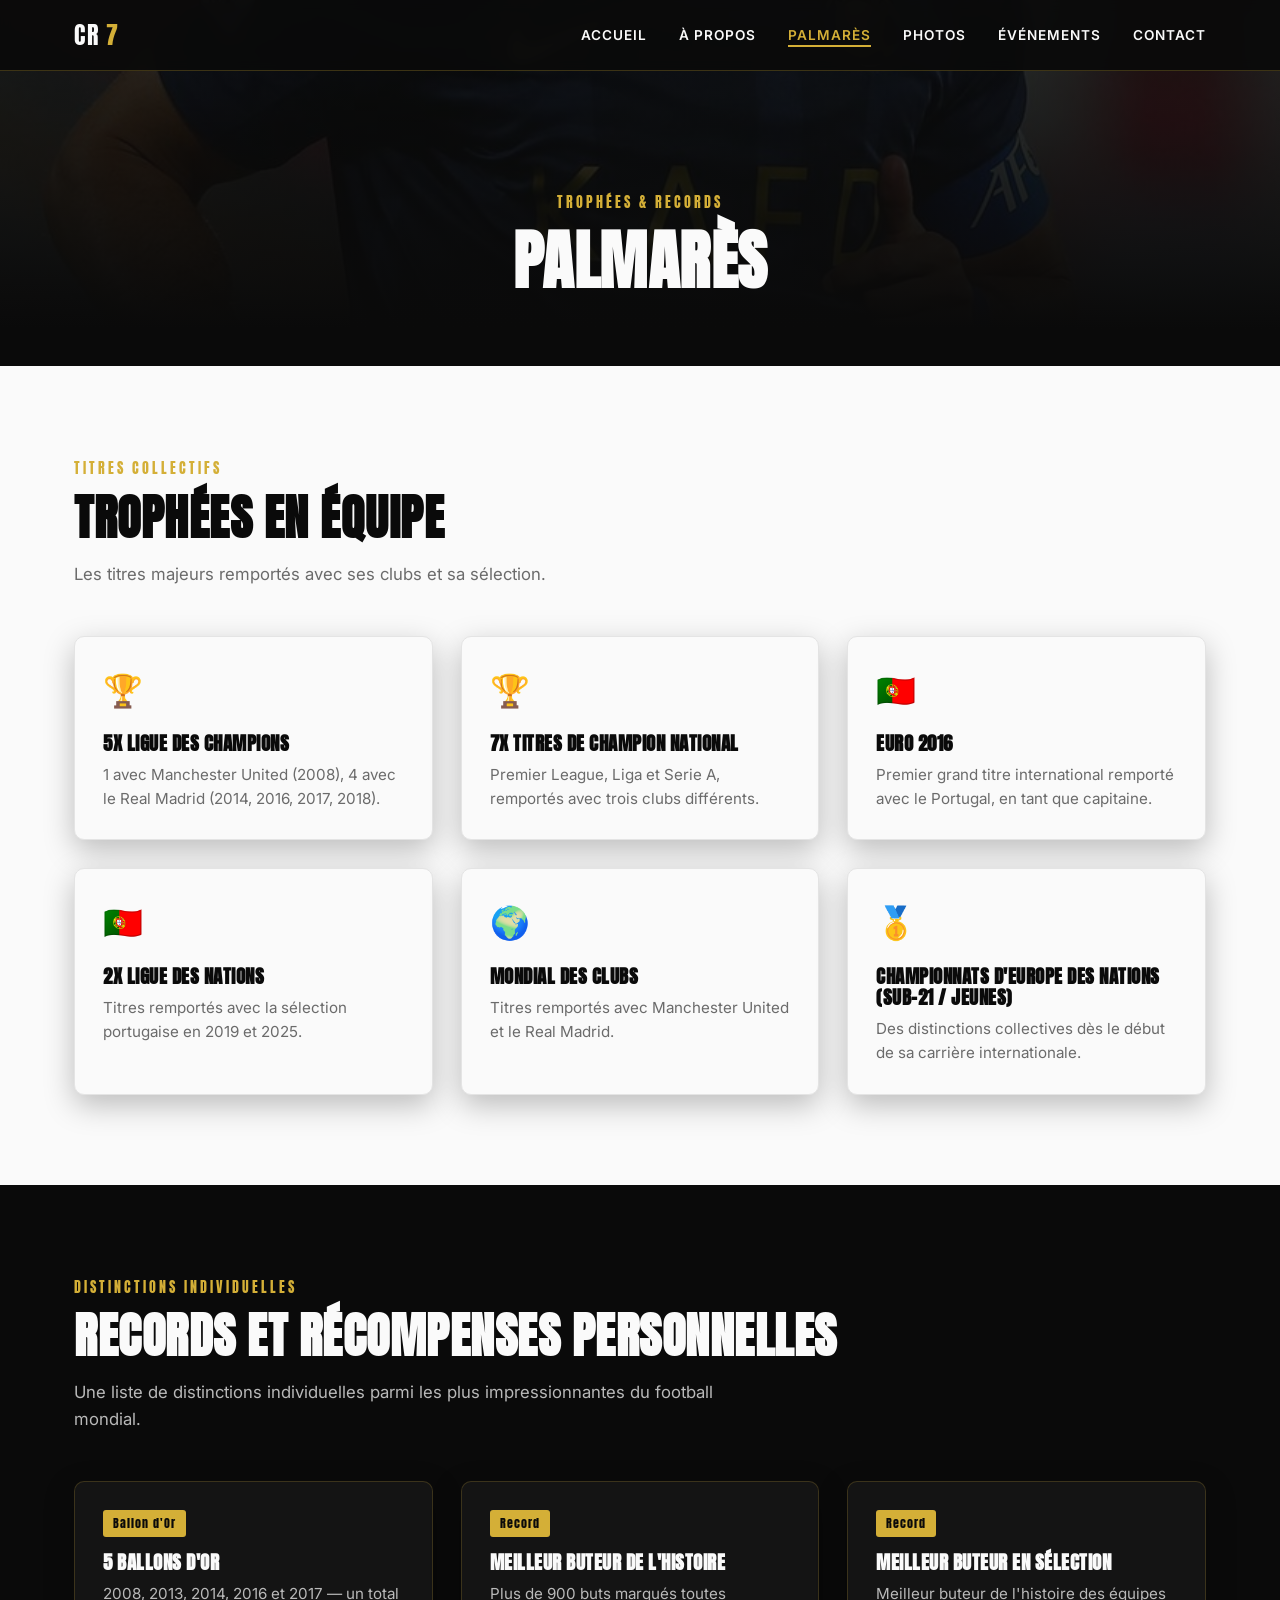
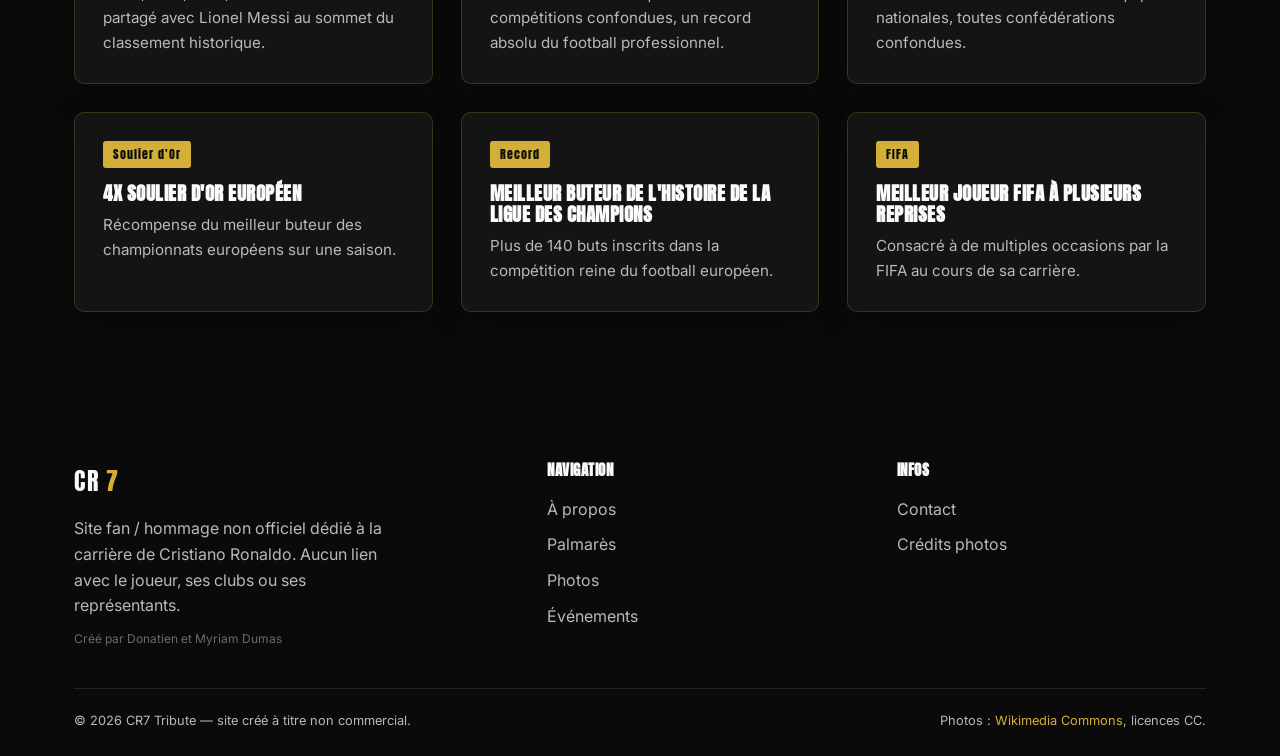
<file: services.html>
<!DOCTYPE html>
<html lang="fr">
<head>
  <meta charset="UTF-8" />
  <meta name="viewport" content="width=device-width, initial-scale=1.0" />
  <title>Palmarès — CR7 Tribute</title>
  <meta name="description" content="Trophées, records et distinctions de Cristiano Ronaldo." />
  <link rel="preconnect" href="https://fonts.googleapis.com" />
  <link href="https://fonts.googleapis.com/css2?family=Anton&family=Inter:wght@400;500;600;700&display=swap" rel="stylesheet" />
  <link rel="stylesheet" href="css/style.css" />
</head>
<body>

  <header class="site-header">
    <nav class="nav">
      <a href="index.html" class="logo">CR<span>7</span></a>
      <ul class="nav-links">
        <li><a href="index.html">Accueil</a></li>
        <li><a href="a-propos.html">À propos</a></li>
        <li><a href="services.html">Palmarès</a></li>
        <li><a href="photos.html">Photos</a></li>
        <li><a href="evenements.html">Événements</a></li>
        <li><a href="contact.html">Contact</a></li>
      </ul>
      <button class="nav-toggle" aria-label="Menu">
        <span></span><span></span><span></span>
      </button>
    </nav>
  </header>

  <section class="page-hero">
    <div class="page-hero-bg" style="background-image: url('images/cr7-1.jpg');"></div>
    <div class="page-hero-overlay"></div>
    <div class="container">
      <span class="eyebrow">Trophées & records</span>
      <h1>Palmarès</h1>
    </div>
  </section>

  <section class="section">
    <div class="container">
      <span class="eyebrow">Titres collectifs</span>
      <h2 class="section-title">Trophées en équipe</h2>
      <p class="section-lead">Les titres majeurs remportés avec ses clubs et sa sélection.</p>
      <div class="grid grid--3">
        <div class="card">
          <div class="card-body">
            <div class="card-icon">🏆</div>
            <h3>5x Ligue des Champions</h3>
            <p>1 avec Manchester United (2008), 4 avec le Real Madrid (2014, 2016, 2017, 2018).</p>
          </div>
        </div>
        <div class="card">
          <div class="card-body">
            <div class="card-icon">🏆</div>
            <h3>7x Titres de champion national</h3>
            <p>Premier League, Liga et Serie A, remportés avec trois clubs différents.</p>
          </div>
        </div>
        <div class="card">
          <div class="card-body">
            <div class="card-icon">🇵🇹</div>
            <h3>Euro 2016</h3>
            <p>Premier grand titre international remporté avec le Portugal, en tant que capitaine.</p>
          </div>
        </div>
        <div class="card">
          <div class="card-body">
            <div class="card-icon">🇵🇹</div>
            <h3>2x Ligue des Nations</h3>
            <p>Titres remportés avec la sélection portugaise en 2019 et 2025.</p>
          </div>
        </div>
        <div class="card">
          <div class="card-body">
            <div class="card-icon">🌍</div>
            <h3>Mondial des Clubs</h3>
            <p>Titres remportés avec Manchester United et le Real Madrid.</p>
          </div>
        </div>
        <div class="card">
          <div class="card-body">
            <div class="card-icon">🥇</div>
            <h3>Championnats d'Europe des nations (sub-21 / jeunes)</h3>
            <p>Des distinctions collectives dès le début de sa carrière internationale.</p>
          </div>
        </div>
      </div>
    </div>
  </section>

  <section class="section section--dark">
    <div class="container">
      <span class="eyebrow">Distinctions individuelles</span>
      <h2 class="section-title">Records et récompenses personnelles</h2>
      <p class="section-lead">Une liste de distinctions individuelles parmi les plus impressionnantes du football mondial.</p>
      <div class="grid grid--3">
        <div class="card card--dark">
          <div class="card-body">
            <span class="card-tag">Ballon d'Or</span>
            <h3>5 Ballons d'Or</h3>
            <p>2008, 2013, 2014, 2016 et 2017 — un total partagé avec Lionel Messi au sommet du classement historique.</p>
          </div>
        </div>
        <div class="card card--dark">
          <div class="card-body">
            <span class="card-tag">Record</span>
            <h3>Meilleur buteur de l'histoire</h3>
            <p>Plus de 900 buts marqués toutes compétitions confondues, un record absolu du football professionnel.</p>
          </div>
        </div>
        <div class="card card--dark">
          <div class="card-body">
            <span class="card-tag">Record</span>
            <h3>Meilleur buteur en sélection</h3>
            <p>Meilleur buteur de l'histoire des équipes nationales, toutes confédérations confondues.</p>
          </div>
        </div>
        <div class="card card--dark">
          <div class="card-body">
            <span class="card-tag">Soulier d'Or</span>
            <h3>4x Soulier d'Or européen</h3>
            <p>Récompense du meilleur buteur des championnats européens sur une saison.</p>
          </div>
        </div>
        <div class="card card--dark">
          <div class="card-body">
            <span class="card-tag">Record</span>
            <h3>Meilleur buteur de l'histoire de la Ligue des Champions</h3>
            <p>Plus de 140 buts inscrits dans la compétition reine du football européen.</p>
          </div>
        </div>
        <div class="card card--dark">
          <div class="card-body">
            <span class="card-tag">FIFA</span>
            <h3>Meilleur joueur FIFA à plusieurs reprises</h3>
            <p>Consacré à de multiples occasions par la FIFA au cours de sa carrière.</p>
          </div>
        </div>
      </div>
    </div>
  </section>

  <footer class="site-footer">
    <div class="container">
      <div class="footer-grid">
        <div>
          <a href="index.html" class="logo">CR<span>7</span></a>
          <p style="margin-top:16px;max-width:320px;">
            Site fan / hommage non officiel dédié à la carrière de Cristiano Ronaldo.
            Aucun lien avec le joueur, ses clubs ou ses représentants.
          </p>
          <p class="footer-credit">Créé par Donatien et Myriam Dumas</p>
        </div>
        <div>
          <h4>Navigation</h4>
          <ul>
            <li><a href="a-propos.html">À propos</a></li>
            <li><a href="services.html">Palmarès</a></li>
            <li><a href="photos.html">Photos</a></li>
            <li><a href="evenements.html">Événements</a></li>
          </ul>
        </div>
        <div>
          <h4>Infos</h4>
          <ul>
            <li><a href="contact.html">Contact</a></li>
            <li><a href="https://commons.wikimedia.org/" target="_blank" rel="noopener">Crédits photos</a></li>
          </ul>
        </div>
      </div>
      <div class="footer-bottom">
        <span>&copy; 2026 CR7 Tribute — site créé à titre non commercial.</span>
        <span>Photos : <a href="https://commons.wikimedia.org/" target="_blank" rel="noopener">Wikimedia Commons</a>, licences CC.</span>
      </div>
    </div>
  </footer>

  <script src="js/script.js"></script>
</body>
</html>
</file>
<file: css/style.css>
/* ===== Variables ===== */
:root {
  --black: #0a0a0a;
  --black-soft: #141414;
  --white: #fafafa;
  --red: #d10000;
  --red-dark: #8f0000;
  --gold: #d4af37;
  --gray: #6b6b6b;
  --gray-light: #e4e4e4;
  --shadow: 0 10px 30px rgba(0, 0, 0, 0.25);
  --radius: 10px;
  --font-display: "Anton", "Arial Narrow", sans-serif;
  --font-body: "Inter", -apple-system, BlinkMacSystemFont, "Segoe UI", Roboto, sans-serif;
}

* {
  box-sizing: border-box;
  margin: 0;
  padding: 0;
}

html {
  scroll-behavior: smooth;
}

body {
  font-family: var(--font-body);
  color: var(--black);
  background: var(--white);
  line-height: 1.6;
  overflow-x: hidden;
}

img {
  max-width: 100%;
  display: block;
}

a {
  text-decoration: none;
  color: inherit;
}

ul {
  list-style: none;
}

.container {
  max-width: 1180px;
  margin: 0 auto;
  padding: 0 24px;
}

h1, h2, h3, h4 {
  font-family: var(--font-display);
  letter-spacing: 0.5px;
  text-transform: uppercase;
  line-height: 1.1;
}

.eyebrow {
  display: inline-block;
  font-family: var(--font-display);
  color: var(--gold);
  letter-spacing: 3px;
  text-transform: uppercase;
  font-size: 0.85rem;
  margin-bottom: 12px;
}

.section {
  padding: 90px 0;
}

.section--dark {
  background: var(--black);
  color: var(--white);
}

.section--dark .eyebrow {
  color: var(--gold);
}

.section-title {
  font-size: clamp(2rem, 4vw, 3rem);
  margin-bottom: 16px;
}

.section-lead {
  max-width: 640px;
  color: var(--gray);
  font-size: 1.05rem;
  margin-bottom: 48px;
}

.section--dark .section-lead {
  color: #b9b9b9;
}

/* ===== Buttons ===== */
.btn {
  display: inline-flex;
  align-items: center;
  gap: 10px;
  padding: 14px 30px;
  font-family: var(--font-display);
  letter-spacing: 1px;
  text-transform: uppercase;
  font-size: 0.9rem;
  border-radius: 4px;
  border: 2px solid transparent;
  cursor: pointer;
  transition: transform 0.2s ease, box-shadow 0.2s ease, background 0.2s ease, color 0.2s ease;
}

.btn:hover {
  transform: translateY(-2px);
}

.btn--primary {
  background: var(--red);
  color: var(--white);
  box-shadow: 0 8px 20px rgba(209, 0, 0, 0.35);
}

.btn--primary:hover {
  background: var(--red-dark);
}

.btn--outline {
  border-color: var(--white);
  color: var(--white);
}

.btn--outline:hover {
  background: var(--white);
  color: var(--black);
}

.btn--gold {
  background: var(--gold);
  color: var(--black);
}

/* ===== Header / Nav ===== */
.site-header {
  position: fixed;
  top: 0;
  left: 0;
  right: 0;
  z-index: 1000;
  background: rgba(10, 10, 10, 0.92);
  backdrop-filter: blur(6px);
  border-bottom: 1px solid rgba(212, 175, 55, 0.25);
}

.nav {
  display: flex;
  align-items: center;
  justify-content: space-between;
  padding: 16px 24px;
  max-width: 1180px;
  margin: 0 auto;
}

.logo {
  font-family: var(--font-display);
  font-size: 1.5rem;
  color: var(--white);
  letter-spacing: 2px;
  display: flex;
  align-items: baseline;
  gap: 6px;
}

.logo span {
  color: var(--gold);
}

.nav-links {
  display: flex;
  gap: 32px;
}

.nav-links a {
  color: var(--white);
  font-size: 0.85rem;
  letter-spacing: 1px;
  text-transform: uppercase;
  font-weight: 600;
  position: relative;
  padding-bottom: 4px;
  transition: color 0.2s ease;
}

.nav-links a::after {
  content: "";
  position: absolute;
  bottom: 0;
  left: 0;
  width: 0;
  height: 2px;
  background: var(--gold);
  transition: width 0.25s ease;
}

.nav-links a:hover,
.nav-links a.active {
  color: var(--gold);
}

.nav-links a:hover::after,
.nav-links a.active::after {
  width: 100%;
}

.nav-toggle {
  display: none;
  flex-direction: column;
  gap: 5px;
  background: none;
  border: none;
  cursor: pointer;
  padding: 6px;
}

.nav-toggle span {
  width: 26px;
  height: 2px;
  background: var(--white);
}

/* ===== Hero ===== */
.hero {
  position: relative;
  min-height: 100vh;
  display: flex;
  align-items: center;
  color: var(--white);
  background: var(--black);
  overflow: hidden;
}

.hero-bg {
  position: absolute;
  inset: 0;
  background-size: cover;
  background-position: center 20%;
  opacity: 0.55;
}

.hero-overlay {
  position: absolute;
  inset: 0;
  background: linear-gradient(180deg, rgba(10, 10, 10, 0.55) 0%, rgba(10, 10, 10, 0.85) 65%, var(--black) 100%);
}

.hero-content {
  position: relative;
  z-index: 2;
  max-width: 1180px;
  margin: 0 auto;
  padding: 140px 24px 80px;
  width: 100%;
}

.hero-number {
  font-family: var(--font-display);
  font-size: clamp(4rem, 14vw, 9rem);
  color: rgba(255, 255, 255, 0.08);
  position: absolute;
  top: 10%;
  right: 5%;
  z-index: 1;
  line-height: 1;
}

.hero-title {
  font-size: clamp(3rem, 8vw, 6rem);
  margin-bottom: 20px;
}

.hero-title .accent {
  color: var(--gold);
}

.hero-subtitle {
  font-size: 1.15rem;
  max-width: 560px;
  color: #d8d8d8;
  margin-bottom: 36px;
}

.hero-cta {
  display: flex;
  gap: 18px;
  flex-wrap: wrap;
}

/* Page hero (smaller, for inner pages) */
.page-hero {
  position: relative;
  padding: 190px 0 70px;
  background: var(--black);
  color: var(--white);
  text-align: center;
  overflow: hidden;
}

.page-hero-bg {
  position: absolute;
  inset: 0;
  background-size: cover;
  background-position: center;
  opacity: 0.35;
}

.page-hero-overlay {
  position: absolute;
  inset: 0;
  background: linear-gradient(180deg, rgba(10,10,10,0.4), var(--black) 90%);
}

.page-hero .container {
  position: relative;
  z-index: 2;
}

.page-hero .eyebrow {
  justify-content: center;
}

.page-hero h1 {
  font-size: clamp(2.5rem, 6vw, 4rem);
}

/* ===== Stats strip ===== */
.stats {
  background: var(--red);
  color: var(--white);
  padding: 50px 0;
}

.stats-grid {
  display: grid;
  grid-template-columns: repeat(4, 1fr);
  gap: 24px;
  text-align: center;
}

.stat-number {
  font-family: var(--font-display);
  font-size: clamp(2rem, 4vw, 3rem);
  color: var(--white);
}

.stat-label {
  font-size: 0.8rem;
  letter-spacing: 1px;
  text-transform: uppercase;
  color: rgba(255, 255, 255, 0.85);
  margin-top: 6px;
}

/* ===== Cards ===== */
.grid {
  display: grid;
  gap: 28px;
}

.grid--3 {
  grid-template-columns: repeat(3, 1fr);
}

.grid--2 {
  grid-template-columns: repeat(2, 1fr);
}

.card {
  background: var(--white);
  border-radius: var(--radius);
  overflow: hidden;
  box-shadow: var(--shadow);
  transition: transform 0.25s ease, box-shadow 0.25s ease;
  border: 1px solid var(--gray-light);
}

.card:hover {
  transform: translateY(-6px);
  box-shadow: 0 18px 40px rgba(0, 0, 0, 0.18);
}

.card-body {
  padding: 28px;
}

.card-icon {
  font-size: 2rem;
  margin-bottom: 16px;
}

.card h3 {
  font-size: 1.2rem;
  margin-bottom: 10px;
}

.card p {
  color: var(--gray);
  font-size: 0.95rem;
}

.card--dark {
  background: var(--black-soft);
  color: var(--white);
  border-color: rgba(212, 175, 55, 0.2);
}

.card--dark p {
  color: #b9b9b9;
}

.card-tag {
  display: inline-block;
  background: var(--gold);
  color: var(--black);
  font-family: var(--font-display);
  font-size: 0.75rem;
  letter-spacing: 1px;
  padding: 4px 10px;
  border-radius: 3px;
  margin-bottom: 14px;
}

/* ===== Timeline (about page) ===== */
.timeline {
  position: relative;
  padding-left: 32px;
  border-left: 3px solid var(--gold);
}

.timeline-item {
  position: relative;
  padding-bottom: 42px;
}

.timeline-item:last-child {
  padding-bottom: 0;
}

.timeline-item::before {
  content: "";
  position: absolute;
  left: -41px;
  top: 4px;
  width: 16px;
  height: 16px;
  background: var(--red);
  border: 3px solid var(--white);
  border-radius: 50%;
  box-shadow: 0 0 0 2px var(--gold);
}

.timeline-year {
  font-family: var(--font-display);
  color: var(--red);
  font-size: 1.3rem;
  margin-bottom: 6px;
}

.timeline-item p {
  color: var(--gray);
  max-width: 560px;
}

/* ===== About intro ===== */
.about-intro {
  display: grid;
  grid-template-columns: 0.9fr 1.1fr;
  gap: 56px;
  align-items: center;
}

.about-intro img {
  border-radius: var(--radius);
  box-shadow: var(--shadow);
}

.about-intro p {
  color: var(--gray);
  margin-bottom: 16px;
}

/* ===== Gallery ===== */
.gallery {
  display: grid;
  grid-template-columns: repeat(3, 1fr);
  gap: 18px;
}

.gallery-item {
  position: relative;
  border-radius: var(--radius);
  overflow: hidden;
  box-shadow: var(--shadow);
  aspect-ratio: 4 / 5;
}

.gallery-item img {
  width: 100%;
  height: 100%;
  object-fit: cover;
  transition: transform 0.4s ease;
}

.gallery-item:hover img {
  transform: scale(1.08);
}

.gallery-caption {
  position: absolute;
  left: 0;
  right: 0;
  bottom: 0;
  padding: 16px;
  background: linear-gradient(0deg, rgba(0,0,0,0.85), transparent);
  color: var(--white);
  font-size: 0.85rem;
  letter-spacing: 0.5px;
}

.gallery-item--wide {
  grid-column: span 2;
}

/* ===== Events ===== */
.event-list {
  display: flex;
  flex-direction: column;
  gap: 18px;
}

.event-row {
  display: grid;
  grid-template-columns: 110px 1fr auto;
  align-items: center;
  gap: 24px;
  background: var(--white);
  border: 1px solid var(--gray-light);
  border-radius: var(--radius);
  padding: 20px 26px;
  box-shadow: var(--shadow);
}

.event-date {
  text-align: center;
  border-right: 2px solid var(--gray-light);
  padding-right: 20px;
}

.event-date .day {
  font-family: var(--font-display);
  font-size: 2rem;
  color: var(--red);
  display: block;
}

.event-date .month {
  font-size: 0.8rem;
  text-transform: uppercase;
  letter-spacing: 1px;
  color: var(--gray);
}

.event-info h3 {
  font-size: 1.1rem;
  margin-bottom: 6px;
}

.event-info p {
  color: var(--gray);
  font-size: 0.9rem;
}

.event-badge {
  background: var(--gold);
  color: var(--black);
  font-family: var(--font-display);
  font-size: 0.7rem;
  letter-spacing: 1px;
  padding: 6px 12px;
  border-radius: 4px;
  white-space: nowrap;
}

.notice {
  margin-top: 40px;
  padding: 18px 22px;
  border-left: 4px solid var(--gold);
  background: var(--gray-light);
  color: var(--gray);
  font-size: 0.9rem;
  border-radius: 0 8px 8px 0;
}

/* ===== Contact ===== */
.contact-layout {
  display: grid;
  grid-template-columns: 1fr 1fr;
  gap: 56px;
}

.form-group {
  margin-bottom: 20px;
}

.form-group label {
  display: block;
  font-size: 0.85rem;
  letter-spacing: 0.5px;
  text-transform: uppercase;
  margin-bottom: 8px;
  color: var(--gray);
}

.form-group input,
.form-group textarea {
  width: 100%;
  padding: 14px 16px;
  border: 1px solid var(--gray-light);
  border-radius: 6px;
  font-family: var(--font-body);
  font-size: 1rem;
  background: var(--white);
  transition: border-color 0.2s ease;
}

.form-group input:focus,
.form-group textarea:focus {
  outline: none;
  border-color: var(--red);
}

.form-note {
  margin-top: 12px;
  font-size: 0.85rem;
  color: var(--gray);
  display: none;
}

.form-note.visible {
  display: block;
}

.contact-info-item {
  display: flex;
  gap: 16px;
  margin-bottom: 28px;
}

.contact-info-icon {
  width: 46px;
  height: 46px;
  border-radius: 50%;
  background: var(--red);
  color: var(--white);
  display: flex;
  align-items: center;
  justify-content: center;
  font-size: 1.2rem;
  flex-shrink: 0;
}

.contact-info-item h4 {
  font-size: 1rem;
  margin-bottom: 4px;
  text-transform: none;
}

.contact-info-item p {
  color: var(--gray);
  font-size: 0.9rem;
}

.social-row {
  display: flex;
  gap: 14px;
  margin-top: 30px;
}

.social-row a {
  width: 44px;
  height: 44px;
  border-radius: 50%;
  border: 2px solid var(--gray-light);
  display: flex;
  align-items: center;
  justify-content: center;
  transition: all 0.2s ease;
}

.social-row a:hover {
  background: var(--red);
  border-color: var(--red);
  color: var(--white);
}

/* ===== Footer ===== */
.site-footer {
  background: var(--black);
  color: #b9b9b9;
  padding: 60px 0 24px;
}

.footer-grid {
  display: grid;
  grid-template-columns: 1.4fr 1fr 1fr;
  gap: 40px;
  margin-bottom: 40px;
}

.footer-grid h4 {
  color: var(--white);
  font-size: 0.95rem;
  margin-bottom: 18px;
}

.footer-grid ul li {
  margin-bottom: 10px;
}

.footer-grid ul li a:hover {
  color: var(--gold);
}

.footer-bottom {
  border-top: 1px solid rgba(255, 255, 255, 0.1);
  padding-top: 22px;
  display: flex;
  justify-content: space-between;
  flex-wrap: wrap;
  gap: 10px;
  font-size: 0.8rem;
}

.footer-bottom a {
  color: var(--gold);
}

.footer-credit {
  margin-top: 10px;
  font-size: 0.75rem;
  color: #6b6b6b;
}

/* ===== Responsive ===== */
@media (max-width: 860px) {
  .nav-links {
    position: fixed;
    top: 64px;
    left: 0;
    right: 0;
    background: rgba(10, 10, 10, 0.98);
    flex-direction: column;
    padding: 24px;
    gap: 20px;
    transform: translateY(-150%);
    transition: transform 0.3s ease;
  }

  .nav-links.open {
    transform: translateY(0);
  }

  .nav-toggle {
    display: flex;
  }

  .stats-grid,
  .grid--3,
  .grid--2,
  .about-intro,
  .contact-layout,
  .footer-grid {
    grid-template-columns: 1fr;
  }

  .gallery {
    grid-template-columns: repeat(2, 1fr);
  }

  .gallery-item--wide {
    grid-column: span 2;
  }

  .event-row {
    grid-template-columns: 1fr;
    text-align: left;
  }

  .event-date {
    border-right: none;
    border-bottom: 2px solid var(--gray-light);
    padding-bottom: 10px;
    text-align: left;
  }
}

@media (max-width: 480px) {
  .gallery {
    grid-template-columns: 1fr;
  }

  .gallery-item--wide {
    grid-column: span 1;
  }

  .stats-grid {
    grid-template-columns: repeat(2, 1fr);
  }
}
</file>
